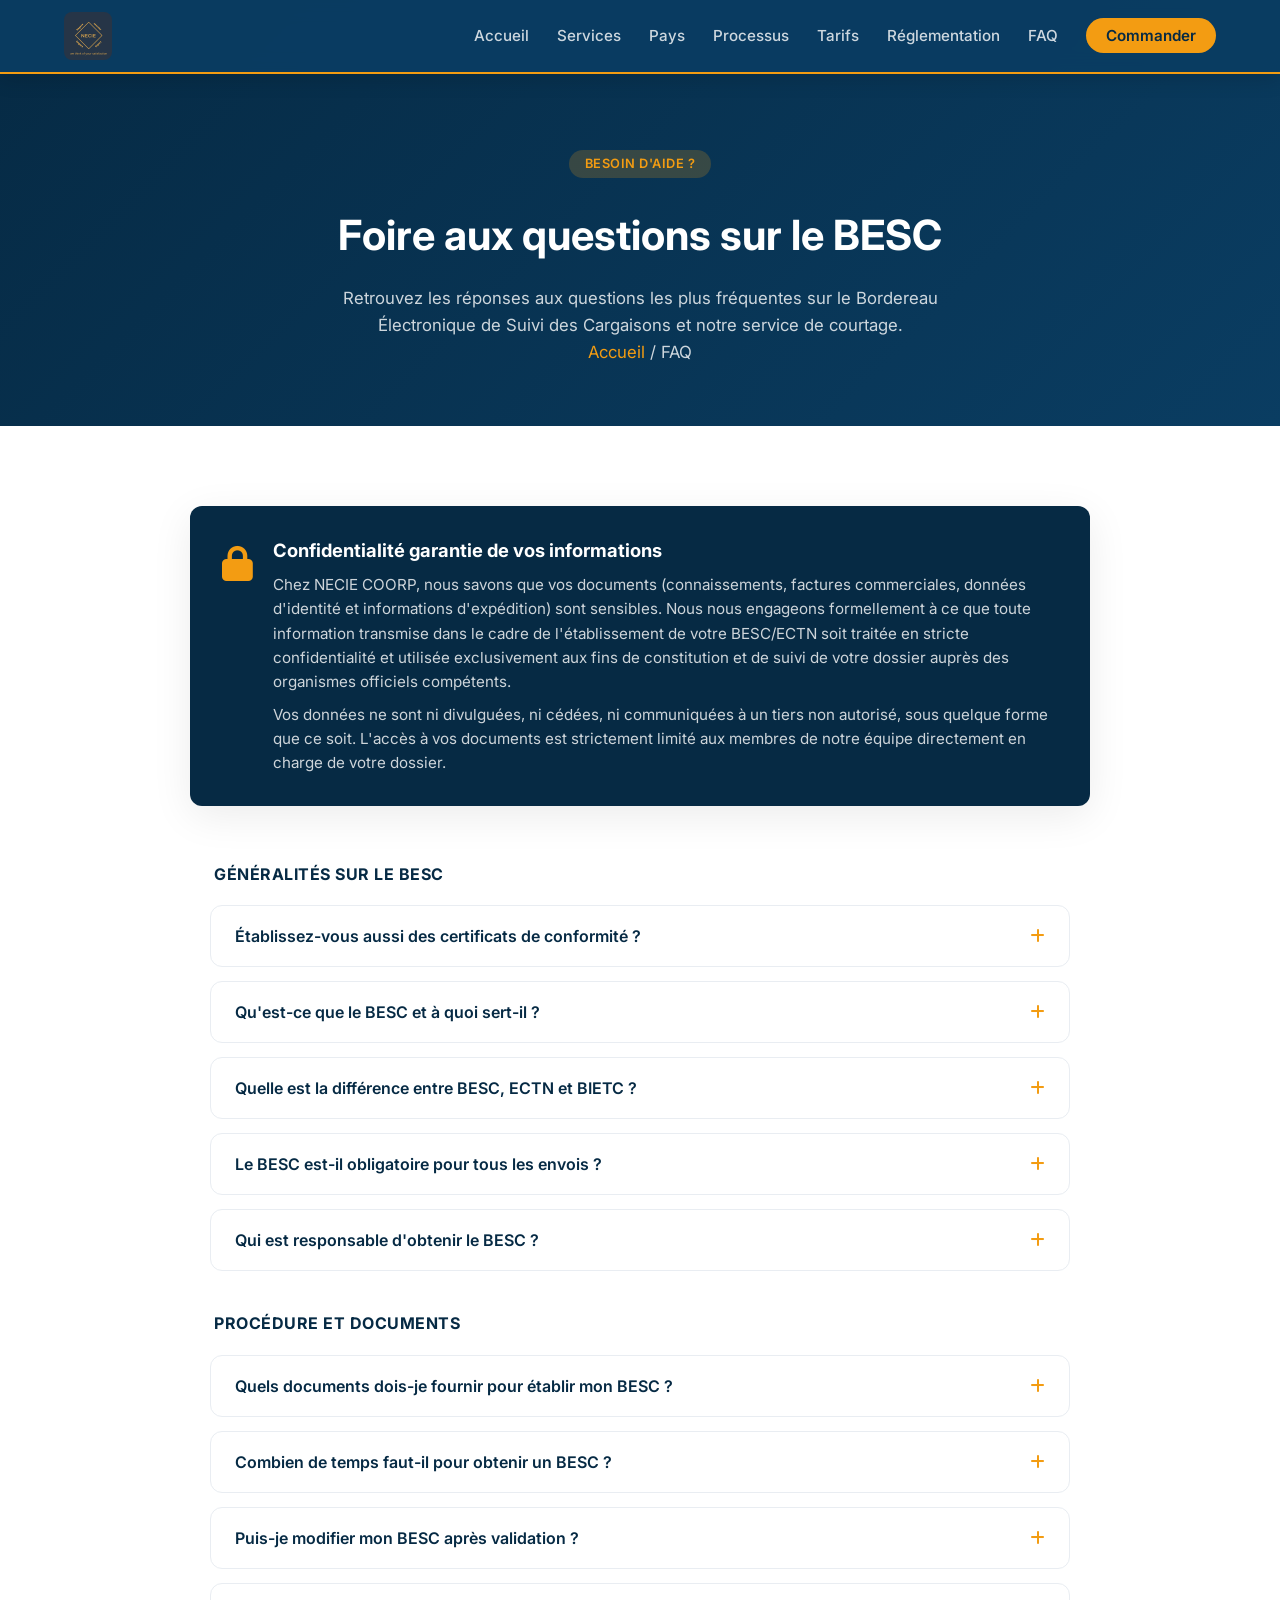
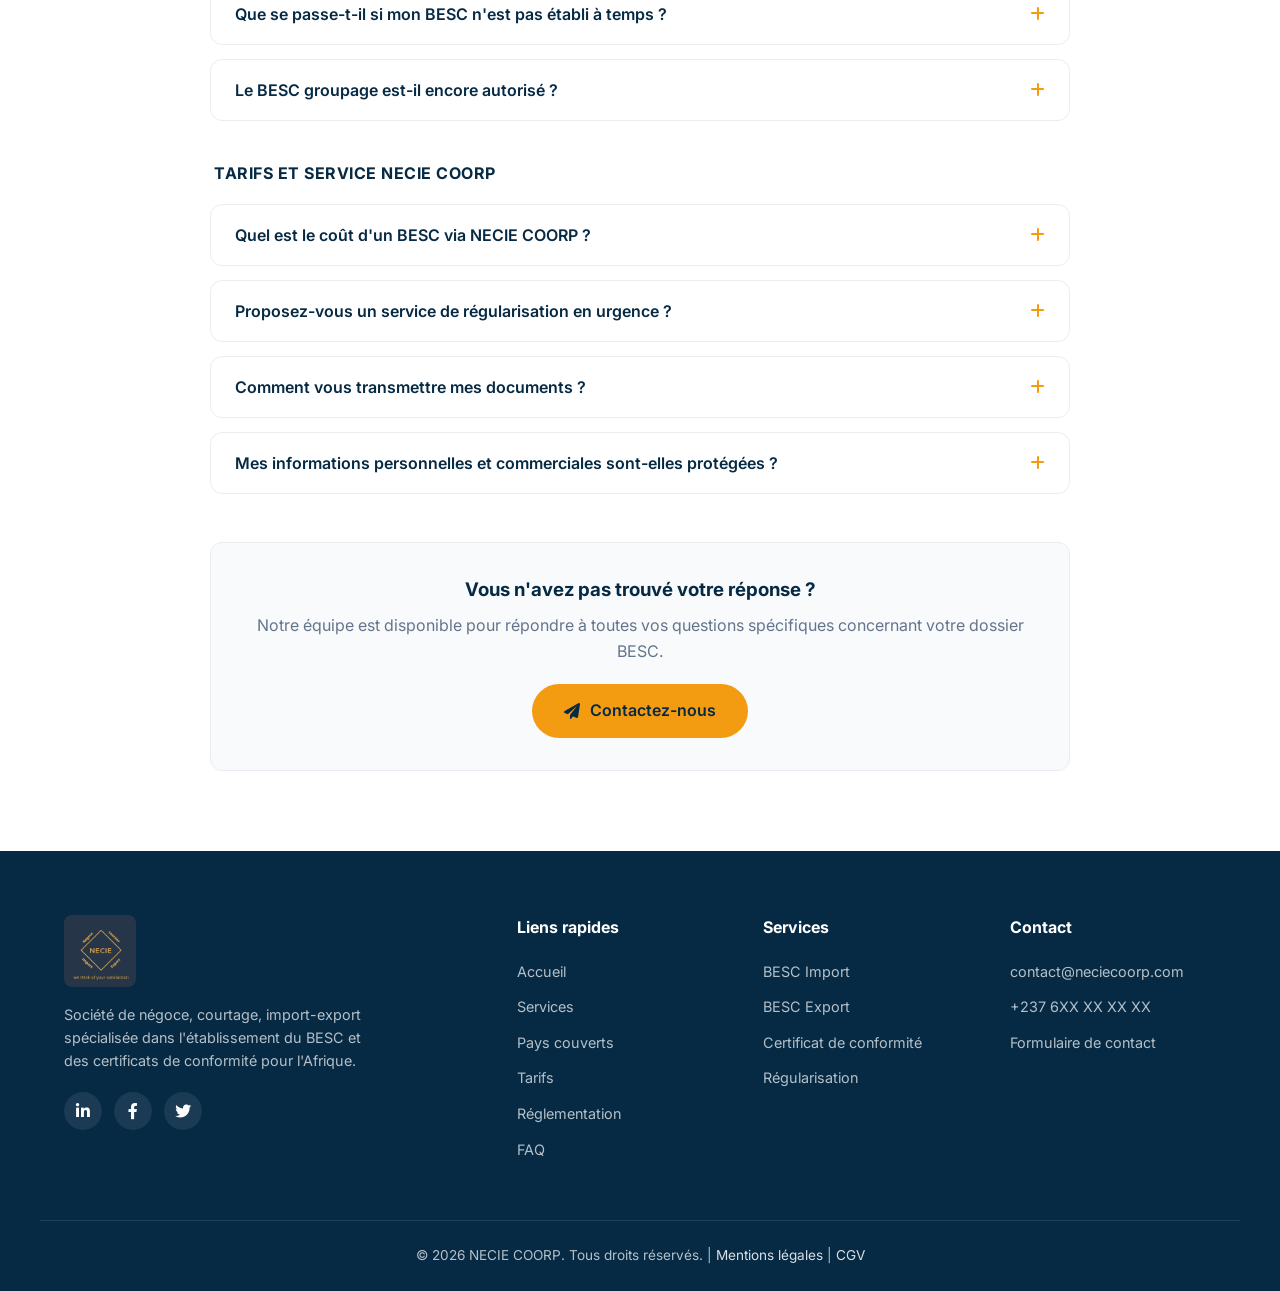
<file: faq.html>
<!DOCTYPE html>
<html lang="fr">
<head>
    <meta charset="UTF-8" />
    <meta name="viewport" content="width=device-width, initial-scale=1.0" />
    <title>FAQ - Questions fréquentes sur le BESC | NECIE COORP</title>
    <meta name="description" content="Toutes les réponses à vos questions sur le BESC/ECTN : procédure, délais, coûts, documents requis et confidentialité de vos données. FAQ NECIE COORP." />
    <link rel="stylesheet" href="style.css" />
    <link rel="preconnect" href="https://fonts.googleapis.com" />
    <link href="https://fonts.googleapis.com/css2?family=Inter:opsz,wght@14..32,400;14..32,500;14..32,600;14..32,700&display=swap" rel="stylesheet" />
    <!-- Font Awesome pour les icônes -->
    <link rel="stylesheet" href="https://cdnjs.cloudflare.com/ajax/libs/font-awesome/6.0.0-beta3/css/all.min.css" />
</head>
<body>

    <!-- ===== HEADER / NAVIGATION ===== -->
    <header class="header">
        <div class="container header-container">
            <div class="logo">
                <img src="[data-uri]" alt="NECIE - Négoce, courtage, import-export" class="logo-img" />
            </div>
            <nav class="nav" id="mainNav">
                <ul class="nav-list">
                    <li><a href="index.html#accueil" class="nav-link">Accueil</a></li>
                    <li><a href="index.html#services" class="nav-link">Services</a></li>
                    <li><a href="index.html#pays" class="nav-link">Pays</a></li>
                    <li><a href="index.html#process" class="nav-link">Processus</a></li>
                    <li><a href="index.html#tarifs" class="nav-link">Tarifs</a></li>
                    <li><a href="reglementation.html" class="nav-link">Réglementation</a></li>
                    <li><a href="faq.html" class="nav-link active">FAQ</a></li>
                    <li><a href="index.html#contact" class="nav-link btn-nav">Commander</a></li>
                </ul>
            </nav>
            <button class="menu-toggle" id="menuToggle" aria-label="Ouvrir le menu" aria-expanded="false">
                <i class="fas fa-bars"></i>
            </button>
        </div>
    </header>

    <!-- ===== BANNIÈRE DE PAGE ===== -->
    <section class="page-banner">
        <div class="container">
            <span class="section-tag">Besoin d'aide ?</span>
            <h1>Foire aux questions sur le BESC</h1>
            <p>Retrouvez les réponses aux questions les plus fréquentes sur le Bordereau Électronique de Suivi des Cargaisons et notre service de courtage.</p>
            <p class="breadcrumb"><a href="index.html">Accueil</a> / FAQ</p>
        </div>
    </section>

    <!-- ===== SECTION FAQ ===== -->
    <section class="faq-page">
        <div class="container">

            <!-- ===== NOTE DE CONFIDENTIALITÉ ===== -->
            <div class="confidentiality-note">
                <span class="conf-icon"><i class="fas fa-lock"></i></span>
                <div>
                    <h3>Confidentialité garantie de vos informations</h3>
                    <p>Chez NECIE COORP, nous savons que vos documents (connaissements, factures commerciales, données d'identité et informations d'expédition) sont sensibles. Nous nous engageons formellement à ce que toute information transmise dans le cadre de l'établissement de votre BESC/ECTN soit traitée en stricte confidentialité et utilisée exclusivement aux fins de constitution et de suivi de votre dossier auprès des organismes officiels compétents.</p>
                    <p>Vos données ne sont ni divulguées, ni cédées, ni communiquées à un tiers non autorisé, sous quelque forme que ce soit. L'accès à vos documents est strictement limité aux membres de notre équipe directement en charge de votre dossier.</p>
                </div>
            </div>

            <!-- ===== CATÉGORIE : GÉNÉRALITÉS ===== -->
            <h2 class="faq-category">Généralités sur le BESC</h2>
            <div class="faq-list">

                <div class="faq-item">
                    <button class="faq-question" aria-expanded="false">
                        Établissez-vous aussi des certificats de conformité ?
                        <span class="faq-icon"><i class="fas fa-plus"></i></span>
                    </button>
                    <div class="faq-answer">
                        <div class="faq-answer-inner">
                            Oui. En plus du BESC, NECIE COORP prend en charge l'établissement du certificat de conformité de vos marchandises pour le Cameroun, le Bénin, le Congo Brazzaville et le Gabon. Chaque pays ayant son propre organisme et sa propre procédure (l'ANOR pour le Cameroun, l'ANM pour le Bénin, COTECNA pour le Gabon et le Congo Brazzaville), nous adaptons le dossier à la destination. Choisissez « Certificat de conformité » dans le formulaire de commande : nous vous indiquons les documents à fournir et vous adressons un devis personnalisé. Le prix varie selon le pays, le type de marchandises et les quantités.
                        </div>
                    </div>
                </div>

                <div class="faq-item">
                    <button class="faq-question" aria-expanded="false">
                        Qu'est-ce que le BESC et à quoi sert-il ?
                        <span class="faq-icon"><i class="fas fa-plus"></i></span>
                    </button>
                    <div class="faq-answer">
                        <div class="faq-answer-inner">
                            Le BESC (Bordereau Électronique de Suivi des Cargaisons), aussi appelé ECTN à l'international, est un document douanier obligatoire qui permet aux autorités portuaires d'identifier, de tracer et de sécuriser les marchandises importées ou exportées par voie maritime. Il sert également d'outil statistique et de lutte contre la fraude douanière et la sous-évaluation des marchandises.
                        </div>
                    </div>
                </div>

                <div class="faq-item">
                    <button class="faq-question" aria-expanded="false">
                        Quelle est la différence entre BESC, ECTN et BIETC ?
                        <span class="faq-icon"><i class="fas fa-plus"></i></span>
                    </button>
                    <div class="faq-answer">
                        <div class="faq-answer-inner">
                            Ce sont des noms différents pour un document ayant la même fonction. « BESC » et « BSC » sont les appellations utilisées au Cameroun, au Bénin et au Congo. « ECTN » (Electronic Cargo Tracking Note) est l'appellation internationale en anglais. Le Gabon utilise une dénomination spécifique, le « BIETC » (Bordereau d'Identification Électronique et de Traçabilité des Cargaisons), qui remplit exactement le même rôle.
                        </div>
                    </div>
                </div>

                <div class="faq-item">
                    <button class="faq-question" aria-expanded="false">
                        Le BESC est-il obligatoire pour tous les envois ?
                        <span class="faq-icon"><i class="fas fa-plus"></i></span>
                    </button>
                    <div class="faq-answer">
                        <div class="faq-answer-inner">
                            Oui, dans les 4 pays que nous couvrons (Cameroun, Bénin, Congo Brazzaville, Gabon), le BESC/ECTN est obligatoire pour toute marchandise importée ou exportée par voie maritime, qu'il s'agisse de conteneurs, de marchandises en vrac, de véhicules ou de cargaisons conventionnelles. Certains pays l'exigent également pour le fret aérien ou les marchandises en transit. Consultez notre page <a href="reglementation.html" style="color: var(--accent); text-decoration: underline;">Réglementation</a> pour le détail par pays.
                        </div>
                    </div>
                </div>

                <div class="faq-item">
                    <button class="faq-question" aria-expanded="false">
                        Qui est responsable d'obtenir le BESC ?
                        <span class="faq-icon"><i class="fas fa-plus"></i></span>
                    </button>
                    <div class="faq-answer">
                        <div class="faq-answer-inner">
                            La responsabilité incombe généralement au chargeur ou à l'exportateur au port de chargement, qui doit s'assurer que le BESC est établi et validé avant le départ du navire. En pratique, cette démarche est souvent déléguée à un transitaire ou à une société de courtage comme NECIE COORP, qui se charge de la soumission et du suivi du dossier pour le compte du client.
                        </div>
                    </div>
                </div>

            </div>

            <!-- ===== CATÉGORIE : PROCÉDURE ===== -->
            <h2 class="faq-category">Procédure et documents</h2>
            <div class="faq-list">

                <div class="faq-item">
                    <button class="faq-question" aria-expanded="false">
                        Quels documents dois-je fournir pour établir mon BESC ?
                        <span class="faq-icon"><i class="fas fa-plus"></i></span>
                    </button>
                    <div class="faq-answer">
                        <div class="faq-answer-inner">
                            En général, il vous faudra fournir : le connaissement maritime (Bill of Lading), la facture commerciale, la facture de fret (si la facture commerciale est en FOB ou EXW), la liste de colisage, et selon le pays et le type de marchandise, des documents complémentaires comme le ticket de pesée pour les conteneurs, la carte grise pour les véhicules d'occasion, ou une déclaration d'exportation. Notre équipe vous précise la liste exacte selon votre pays de destination.
                        </div>
                    </div>
                </div>

                <div class="faq-item">
                    <button class="faq-question" aria-expanded="false">
                        Combien de temps faut-il pour obtenir un BESC ?
                        <span class="faq-icon"><i class="fas fa-plus"></i></span>
                    </button>
                    <div class="faq-answer">
                        <div class="faq-answer-inner">
                            Une fois votre dossier complet transmis, le délai de traitement est généralement de 24 à 72 heures selon le pays de destination. Le plus important est de respecter le délai réglementaire de soumission après le départ du navire (5 jours ouvrables dans la majorité des pays couverts), afin d'éviter toute pénalité de retard.
                        </div>
                    </div>
                </div>

                <div class="faq-item">
                    <button class="faq-question" aria-expanded="false">
                        Puis-je modifier mon BESC après validation ?
                        <span class="faq-icon"><i class="fas fa-plus"></i></span>
                    </button>
                    <div class="faq-answer">
                        <div class="faq-answer-inner">
                            Cela dépend du pays. Dans certains pays comme le Congo, aucune correction n'est possible après validation. Dans d'autres, une modification reste possible mais entraîne des frais additionnels (plafonnés par exemple à 100 € ou 20 % du prix initial du certificat au Bénin). Nous vous recommandons donc de nous transmettre des informations exactes et complètes dès la première soumission afin d'éviter tout frais ou retard.
                        </div>
                    </div>
                </div>

                <div class="faq-item">
                    <button class="faq-question" aria-expanded="false">
                        Que se passe-t-il si mon BESC n'est pas établi à temps ?
                        <span class="faq-icon"><i class="fas fa-plus"></i></span>
                    </button>
                    <div class="faq-answer">
                        <div class="faq-answer-inner">
                            L'absence de BESC valide au port de destination bloque le dédouanement de votre marchandise et entraîne des pénalités financières, généralement une majoration du prix du bordereau pouvant atteindre 50 % à 200 % selon le pays. Des frais de stationnement (démurrage) peuvent également s'accumuler tant que le dossier n'est pas régularisé. Notre service de régularisation urgente est justement conçu pour ces situations.
                        </div>
                    </div>
                </div>

                <div class="faq-item">
                    <button class="faq-question" aria-expanded="false">
                        Le BESC groupage est-il encore autorisé ?
                        <span class="faq-icon"><i class="fas fa-plus"></i></span>
                    </button>
                    <div class="faq-answer">
                        <div class="faq-answer-inner">
                            Au Cameroun, le BESC de groupage (un seul bordereau pour plusieurs expéditeurs) est proscrit depuis le 1er décembre 2024. Chaque entité du groupage doit désormais disposer de son propre sous-BESC individuel. Ce point mérite une vigilance particulière si vous expédiez en groupage : contactez-nous pour vérifier les modalités applicables à votre envoi.
                        </div>
                    </div>
                </div>

            </div>

            <!-- ===== CATÉGORIE : TARIFS ET SERVICE ===== -->
            <h2 class="faq-category">Tarifs et service NECIE COORP</h2>
            <div class="faq-list">

                <div class="faq-item">
                    <button class="faq-question" aria-expanded="false">
                        Quel est le coût d'un BESC via NECIE COORP ?
                        <span class="faq-icon"><i class="fas fa-plus"></i></span>
                    </button>
                    <div class="faq-answer">
                        <div class="faq-answer-inner">
                            Nos tarifs varient selon le pays de destination, le type de marchandise et le volume à traiter. À titre indicatif, nos honoraires démarrent à partir de 180 € pour le Bénin et 200 € pour le Cameroun, frais officiels inclus. Consultez notre <a href="index.html#tarifs" style="color: var(--accent); text-decoration: underline;">grille tarifaire</a> ou demandez un devis personnalisé via notre formulaire de contact.
                        </div>
                    </div>
                </div>

                <div class="faq-item">
                    <button class="faq-question" aria-expanded="false">
                        Proposez-vous un service de régularisation en urgence ?
                        <span class="faq-icon"><i class="fas fa-plus"></i></span>
                    </button>
                    <div class="faq-answer">
                        <div class="faq-answer-inner">
                            Oui. Si votre BESC n'a pas été établi à temps ou si votre marchandise est déjà bloquée au port de destination, notre équipe propose un accompagnement prioritaire pour régulariser votre dossier dans les meilleurs délais et limiter au maximum les pénalités et frais de stationnement.
                        </div>
                    </div>
                </div>

                <div class="faq-item">
                    <button class="faq-question" aria-expanded="false">
                        Comment vous transmettre mes documents ?
                        <span class="faq-icon"><i class="fas fa-plus"></i></span>
                    </button>
                    <div class="faq-answer">
                        <div class="faq-answer-inner">
                            Vous pouvez nous transmettre vos documents via notre formulaire de contact en ligne, ou directement par email à contact@neciecoorp.com. Un conseiller dédié vérifie la conformité de votre dossier avant de le soumettre aux autorités compétentes du pays concerné.
                        </div>
                    </div>
                </div>

                <div class="faq-item">
                    <button class="faq-question" aria-expanded="false">
                        Mes informations personnelles et commerciales sont-elles protégées ?
                        <span class="faq-icon"><i class="fas fa-plus"></i></span>
                    </button>
                    <div class="faq-answer">
                        <div class="faq-answer-inner">
                            Oui, absolument. Comme précisé en haut de cette page, NECIE COORP garantit la stricte confidentialité de toutes les informations et documents que vous nous transmettez. Ils sont utilisés uniquement dans le cadre du traitement de votre dossier BESC/ECTN et ne sont jamais partagés avec des tiers non autorisés.
                        </div>
                    </div>
                </div>

            </div>

            <!-- ===== CTA FINAL ===== -->
            <div class="faq-cta">
                <h3>Vous n'avez pas trouvé votre réponse ?</h3>
                <p>Notre équipe est disponible pour répondre à toutes vos questions spécifiques concernant votre dossier BESC.</p>
                <a href="index.html#contact" class="btn btn-primary"><i class="fas fa-paper-plane"></i> Contactez-nous</a>
            </div>

        </div>
    </section>

    <!-- ===== FOOTER ===== -->
    <footer class="footer">
        <div class="container footer-container">
            <div class="footer-about">
                <div class="logo">
                    <img src="[data-uri]" alt="NECIE - Négoce, courtage, import-export" class="logo-img" />
                </div>
                <p>Société de négoce, courtage, import-export spécialisée dans l'établissement du BESC et des certificats de conformité pour l'Afrique.</p>
                <div class="footer-social">
                    <a href="#" aria-label="LinkedIn"><i class="fab fa-linkedin-in"></i></a>
                    <a href="#" aria-label="Facebook"><i class="fab fa-facebook-f"></i></a>
                    <a href="#" aria-label="Twitter"><i class="fab fa-twitter"></i></a>
                </div>
            </div>
            <div class="footer-links">
                <h4>Liens rapides</h4>
                <ul>
                    <li><a href="index.html#accueil">Accueil</a></li>
                    <li><a href="index.html#services">Services</a></li>
                    <li><a href="index.html#pays">Pays couverts</a></li>
                    <li><a href="index.html#tarifs">Tarifs</a></li>
                    <li><a href="reglementation.html">Réglementation</a></li>
                    <li><a href="faq.html">FAQ</a></li>
                </ul>
            </div>
            <div class="footer-links">
                <h4>Services</h4>
                <ul>
                    <li><a href="index.html#services">BESC Import</a></li>
                    <li><a href="index.html#services">BESC Export</a></li>
                    <li><a href="index.html#services">Certificat de conformité</a></li>
                    <li><a href="index.html#services">Régularisation</a></li>
                </ul>
            </div>
            <div class="footer-links">
                <h4>Contact</h4>
                <ul>
                    <li><a href="mailto:contact@neciecoorp.com">contact@neciecoorp.com</a></li>
                    <li><a href="tel:+237600000000">+237 6XX XX XX XX</a></li>
                    <li><a href="index.html#contact">Formulaire de contact</a></li>
                </ul>
            </div>
        </div>
        <div class="footer-bottom">
            <div class="container">
                <p>&copy; 2026 NECIE COORP. Tous droits réservés. | <a href="#">Mentions légales</a> | <a href="#">CGV</a></p>
            </div>
        </div>
    </footer>

    <!-- ===== SCRIPT ===== -->
    <script src="script.js"></script>
</body>
</html>
</file>
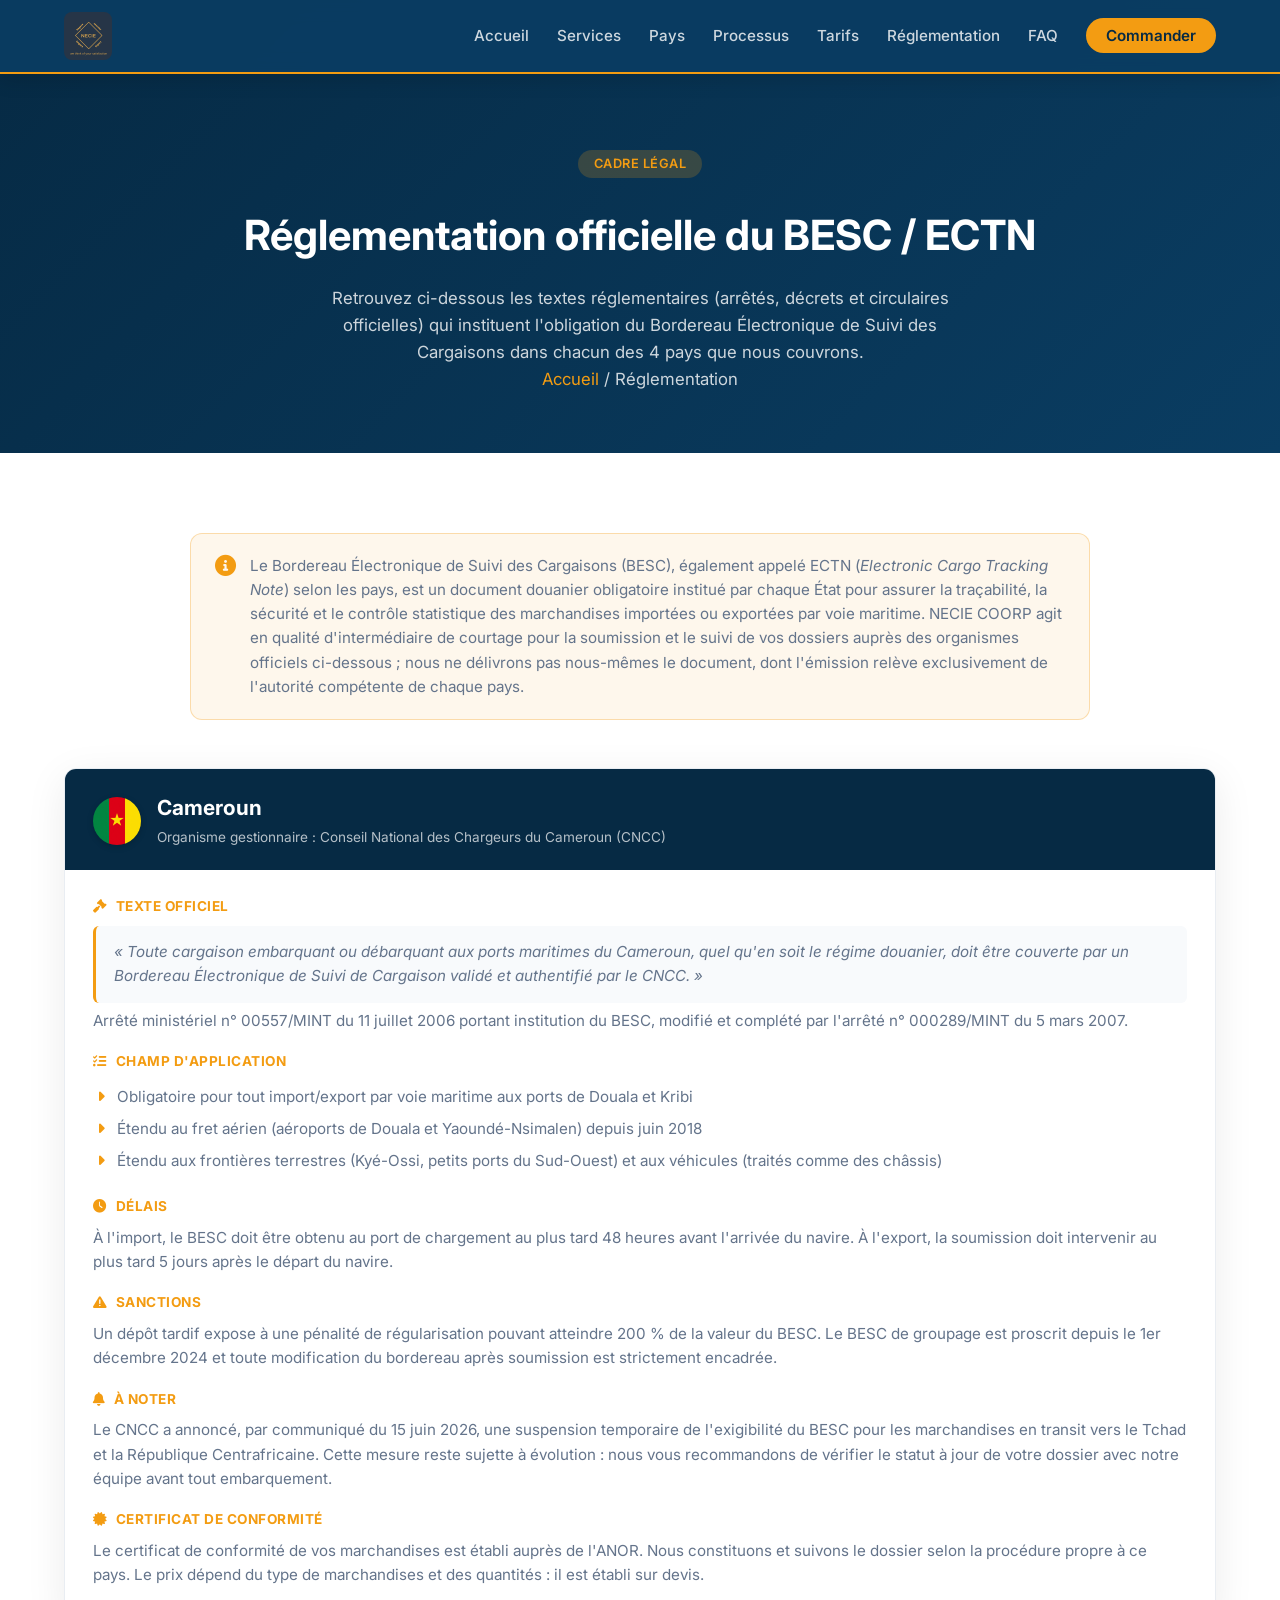
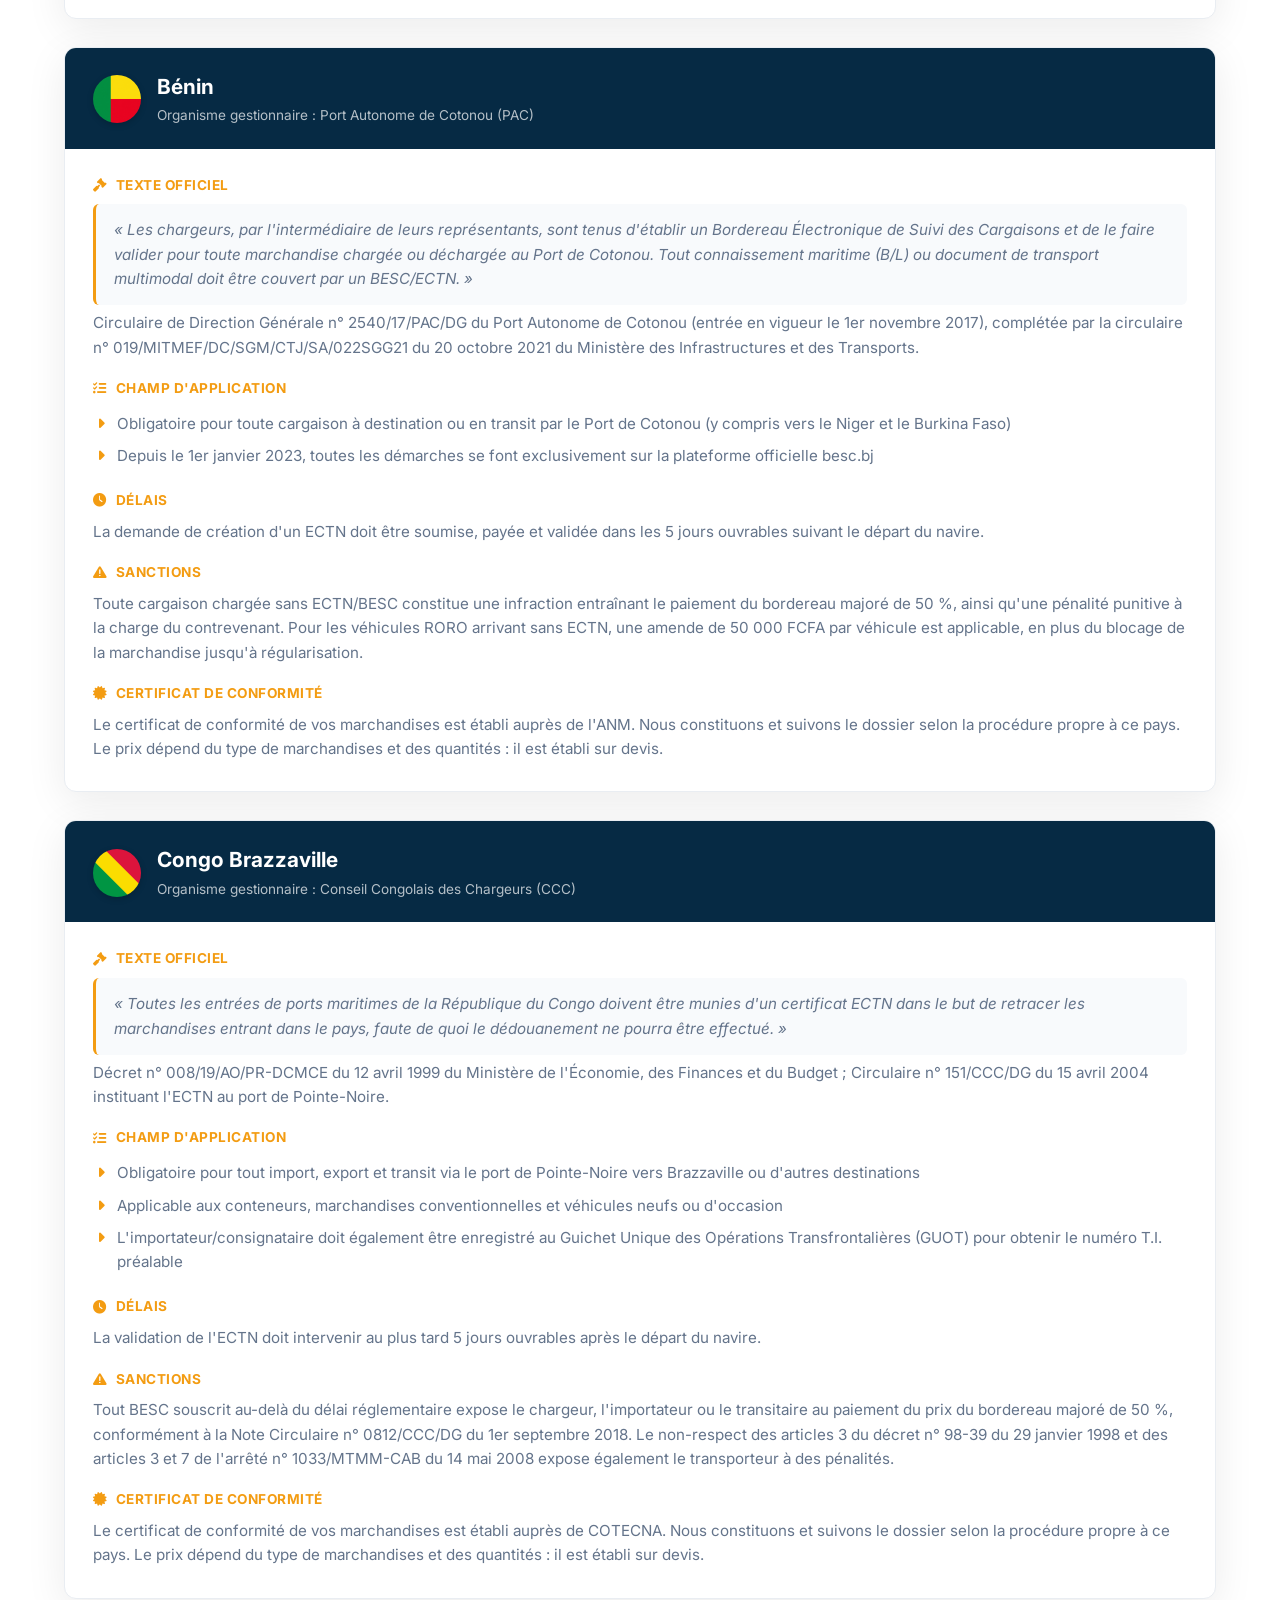
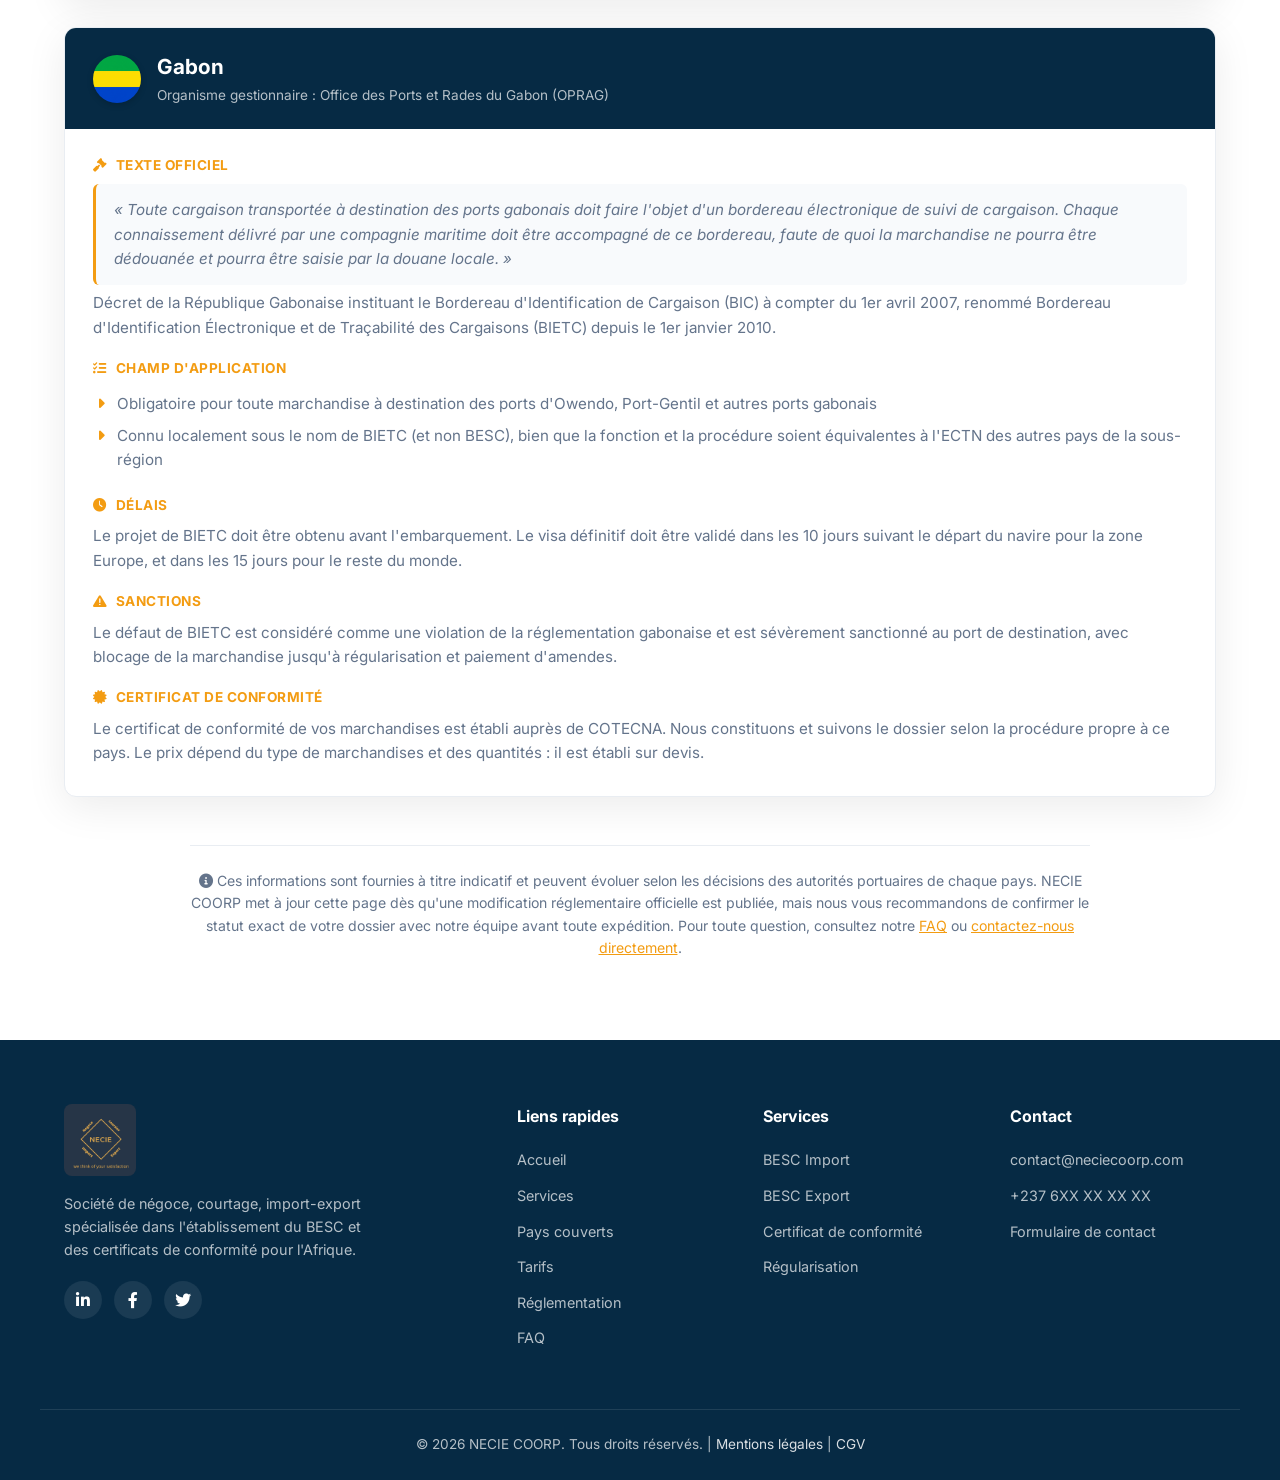
<file: reglementation.html>
<!DOCTYPE html>
<html lang="fr">
<head>
    <meta charset="UTF-8" />
    <meta name="viewport" content="width=device-width, initial-scale=1.0" />
    <title>Réglementation BESC/ECTN - Cameroun, Bénin, Congo, Gabon | NECIE COORP</title>
    <meta name="description" content="Consultez les textes réglementaires officiels instituant le BESC/ECTN au Cameroun, au Bénin, au Congo Brazzaville et au Gabon : arrêtés, décrets, organismes gestionnaires et sanctions applicables." />
    <link rel="stylesheet" href="style.css" />
    <link rel="preconnect" href="https://fonts.googleapis.com" />
    <link href="https://fonts.googleapis.com/css2?family=Inter:opsz,wght@14..32,400;14..32,500;14..32,600;14..32,700&display=swap" rel="stylesheet" />
    <!-- Font Awesome pour les icônes -->
    <link rel="stylesheet" href="https://cdnjs.cloudflare.com/ajax/libs/font-awesome/6.0.0-beta3/css/all.min.css" />
</head>
<body>

    <!-- ===== HEADER / NAVIGATION ===== -->
    <header class="header">
        <div class="container header-container">
            <div class="logo">
                <img src="[data-uri]" alt="NECIE - Négoce, courtage, import-export" class="logo-img" />
            </div>
            <nav class="nav" id="mainNav">
                <ul class="nav-list">
                    <li><a href="index.html#accueil" class="nav-link">Accueil</a></li>
                    <li><a href="index.html#services" class="nav-link">Services</a></li>
                    <li><a href="index.html#pays" class="nav-link">Pays</a></li>
                    <li><a href="index.html#process" class="nav-link">Processus</a></li>
                    <li><a href="index.html#tarifs" class="nav-link">Tarifs</a></li>
                    <li><a href="reglementation.html" class="nav-link active">Réglementation</a></li>
                    <li><a href="faq.html" class="nav-link">FAQ</a></li>
                    <li><a href="index.html#contact" class="nav-link btn-nav">Commander</a></li>
                </ul>
            </nav>
            <button class="menu-toggle" id="menuToggle" aria-label="Ouvrir le menu" aria-expanded="false">
                <i class="fas fa-bars"></i>
            </button>
        </div>
    </header>

    <!-- ===== BANNIÈRE DE PAGE ===== -->
    <section class="page-banner">
        <div class="container">
            <span class="section-tag">Cadre légal</span>
            <h1>Réglementation officielle du BESC / ECTN</h1>
            <p>Retrouvez ci-dessous les textes réglementaires (arrêtés, décrets et circulaires officielles) qui instituent l'obligation du Bordereau Électronique de Suivi des Cargaisons dans chacun des 4 pays que nous couvrons.</p>
            <p class="breadcrumb"><a href="index.html">Accueil</a> / Réglementation</p>
        </div>
    </section>

    <!-- ===== SECTION RÉGLEMENTATION ===== -->
    <section class="reglementation">
        <div class="container">

            <div class="reg-intro-note">
                <i class="fas fa-circle-info"></i>
                <p>
                    Le Bordereau Électronique de Suivi des Cargaisons (BESC), également appelé ECTN (<em>Electronic Cargo Tracking Note</em>) selon les pays, est un document douanier obligatoire institué par chaque État pour assurer la traçabilité, la sécurité et le contrôle statistique des marchandises importées ou exportées par voie maritime. NECIE COORP agit en qualité d'intermédiaire de courtage pour la soumission et le suivi de vos dossiers auprès des organismes officiels ci-dessous ; nous ne délivrons pas nous-mêmes le document, dont l'émission relève exclusivement de l'autorité compétente de chaque pays.
                </p>
            </div>

            <div class="reg-countries">

                <!-- ===== CAMEROUN ===== -->
                <div class="reg-card">
                    <div class="reg-card-header">
                        <span class="reg-flag"><img src="[data-uri]" alt="Drapeau Cameroun" loading="lazy" /></span>
                        <div>
                            <h3>Cameroun</h3>
                            <span>Organisme gestionnaire : Conseil National des Chargeurs du Cameroun (CNCC)</span>
                        </div>
                    </div>
                    <div class="reg-card-body">
                        <div class="reg-block">
                            <h4><i class="fas fa-gavel"></i> Texte officiel</h4>
                            <p class="reg-text-officiel">
                                « Toute cargaison embarquant ou débarquant aux ports maritimes du Cameroun, quel qu'en soit le régime douanier, doit être couverte par un Bordereau Électronique de Suivi de Cargaison validé et authentifié par le CNCC. »
                            </p>
                            <p class="reg-source">Arrêté ministériel n° 00557/MINT du 11 juillet 2006 portant institution du BESC, modifié et complété par l'arrêté n° 000289/MINT du 5 mars 2007.</p>
                        </div>
                        <div class="reg-block">
                            <h4><i class="fas fa-list-check"></i> Champ d'application</h4>
                            <ul>
                                <li>Obligatoire pour tout import/export par voie maritime aux ports de Douala et Kribi</li>
                                <li>Étendu au fret aérien (aéroports de Douala et Yaoundé-Nsimalen) depuis juin 2018</li>
                                <li>Étendu aux frontières terrestres (Kyé-Ossi, petits ports du Sud-Ouest) et aux véhicules (traités comme des châssis)</li>
                            </ul>
                        </div>
                        <div class="reg-block">
                            <h4><i class="fas fa-clock"></i> Délais</h4>
                            <p>À l'import, le BESC doit être obtenu au port de chargement au plus tard 48 heures avant l'arrivée du navire. À l'export, la soumission doit intervenir au plus tard 5 jours après le départ du navire.</p>
                        </div>
                        <div class="reg-block">
                            <h4><i class="fas fa-triangle-exclamation"></i> Sanctions</h4>
                            <p>Un dépôt tardif expose à une pénalité de régularisation pouvant atteindre 200 % de la valeur du BESC. Le BESC de groupage est proscrit depuis le 1er décembre 2024 et toute modification du bordereau après soumission est strictement encadrée.</p>
                        </div>
                        <div class="reg-block">
                            <h4><i class="fas fa-bell"></i> À noter</h4>
                            <p>Le CNCC a annoncé, par communiqué du 15 juin 2026, une suspension temporaire de l'exigibilité du BESC pour les marchandises en transit vers le Tchad et la République Centrafricaine. Cette mesure reste sujette à évolution : nous vous recommandons de vérifier le statut à jour de votre dossier avec notre équipe avant tout embarquement.</p>
                        </div>
                        <div class="reg-block">
                            <h4><i class="fas fa-certificate"></i> Certificat de conformité</h4>
                            <p>Le certificat de conformité de vos marchandises est établi auprès de l'ANOR. Nous constituons et suivons le dossier selon la procédure propre à ce pays. Le prix dépend du type de marchandises et des quantités : il est établi sur devis.</p>
                        </div>
                    </div>
                </div>

                <!-- ===== BÉNIN ===== -->
                <div class="reg-card">
                    <div class="reg-card-header">
                        <span class="reg-flag"><img src="[data-uri]" alt="Drapeau Bénin" loading="lazy" /></span>
                        <div>
                            <h3>Bénin</h3>
                            <span>Organisme gestionnaire : Port Autonome de Cotonou (PAC)</span>
                        </div>
                    </div>
                    <div class="reg-card-body">
                        <div class="reg-block">
                            <h4><i class="fas fa-gavel"></i> Texte officiel</h4>
                            <p class="reg-text-officiel">
                                « Les chargeurs, par l'intermédiaire de leurs représentants, sont tenus d'établir un Bordereau Électronique de Suivi des Cargaisons et de le faire valider pour toute marchandise chargée ou déchargée au Port de Cotonou. Tout connaissement maritime (B/L) ou document de transport multimodal doit être couvert par un BESC/ECTN. »
                            </p>
                            <p class="reg-source">Circulaire de Direction Générale n° 2540/17/PAC/DG du Port Autonome de Cotonou (entrée en vigueur le 1er novembre 2017), complétée par la circulaire n° 019/MITMEF/DC/SGM/CTJ/SA/022SGG21 du 20 octobre 2021 du Ministère des Infrastructures et des Transports.</p>
                        </div>
                        <div class="reg-block">
                            <h4><i class="fas fa-list-check"></i> Champ d'application</h4>
                            <ul>
                                <li>Obligatoire pour toute cargaison à destination ou en transit par le Port de Cotonou (y compris vers le Niger et le Burkina Faso)</li>
                                <li>Depuis le 1er janvier 2023, toutes les démarches se font exclusivement sur la plateforme officielle besc.bj</li>
                            </ul>
                        </div>
                        <div class="reg-block">
                            <h4><i class="fas fa-clock"></i> Délais</h4>
                            <p>La demande de création d'un ECTN doit être soumise, payée et validée dans les 5 jours ouvrables suivant le départ du navire.</p>
                        </div>
                        <div class="reg-block">
                            <h4><i class="fas fa-triangle-exclamation"></i> Sanctions</h4>
                            <p>Toute cargaison chargée sans ECTN/BESC constitue une infraction entraînant le paiement du bordereau majoré de 50 %, ainsi qu'une pénalité punitive à la charge du contrevenant. Pour les véhicules RORO arrivant sans ECTN, une amende de 50 000 FCFA par véhicule est applicable, en plus du blocage de la marchandise jusqu'à régularisation.</p>
                        </div>
                        <div class="reg-block">
                            <h4><i class="fas fa-certificate"></i> Certificat de conformité</h4>
                            <p>Le certificat de conformité de vos marchandises est établi auprès de l'ANM. Nous constituons et suivons le dossier selon la procédure propre à ce pays. Le prix dépend du type de marchandises et des quantités : il est établi sur devis.</p>
                        </div>
                    </div>
                </div>

                <!-- ===== CONGO BRAZZAVILLE ===== -->
                <div class="reg-card">
                    <div class="reg-card-header">
                        <span class="reg-flag"><img src="[data-uri]" alt="Drapeau Congo Brazzaville" loading="lazy" /></span>
                        <div>
                            <h3>Congo Brazzaville</h3>
                            <span>Organisme gestionnaire : Conseil Congolais des Chargeurs (CCC)</span>
                        </div>
                    </div>
                    <div class="reg-card-body">
                        <div class="reg-block">
                            <h4><i class="fas fa-gavel"></i> Texte officiel</h4>
                            <p class="reg-text-officiel">
                                « Toutes les entrées de ports maritimes de la République du Congo doivent être munies d'un certificat ECTN dans le but de retracer les marchandises entrant dans le pays, faute de quoi le dédouanement ne pourra être effectué. »
                            </p>
                            <p class="reg-source">Décret n° 008/19/AO/PR-DCMCE du 12 avril 1999 du Ministère de l'Économie, des Finances et du Budget ; Circulaire n° 151/CCC/DG du 15 avril 2004 instituant l'ECTN au port de Pointe-Noire.</p>
                        </div>
                        <div class="reg-block">
                            <h4><i class="fas fa-list-check"></i> Champ d'application</h4>
                            <ul>
                                <li>Obligatoire pour tout import, export et transit via le port de Pointe-Noire vers Brazzaville ou d'autres destinations</li>
                                <li>Applicable aux conteneurs, marchandises conventionnelles et véhicules neufs ou d'occasion</li>
                                <li>L'importateur/consignataire doit également être enregistré au Guichet Unique des Opérations Transfrontalières (GUOT) pour obtenir le numéro T.I. préalable</li>
                            </ul>
                        </div>
                        <div class="reg-block">
                            <h4><i class="fas fa-clock"></i> Délais</h4>
                            <p>La validation de l'ECTN doit intervenir au plus tard 5 jours ouvrables après le départ du navire.</p>
                        </div>
                        <div class="reg-block">
                            <h4><i class="fas fa-triangle-exclamation"></i> Sanctions</h4>
                            <p>Tout BESC souscrit au-delà du délai réglementaire expose le chargeur, l'importateur ou le transitaire au paiement du prix du bordereau majoré de 50 %, conformément à la Note Circulaire n° 0812/CCC/DG du 1er septembre 2018. Le non-respect des articles 3 du décret n° 98-39 du 29 janvier 1998 et des articles 3 et 7 de l'arrêté n° 1033/MTMM-CAB du 14 mai 2008 expose également le transporteur à des pénalités.</p>
                        </div>
                        <div class="reg-block">
                            <h4><i class="fas fa-certificate"></i> Certificat de conformité</h4>
                            <p>Le certificat de conformité de vos marchandises est établi auprès de COTECNA. Nous constituons et suivons le dossier selon la procédure propre à ce pays. Le prix dépend du type de marchandises et des quantités : il est établi sur devis.</p>
                        </div>
                    </div>
                </div>

                <!-- ===== GABON ===== -->
                <div class="reg-card">
                    <div class="reg-card-header">
                        <span class="reg-flag"><img src="[data-uri]" alt="Drapeau Gabon" loading="lazy" /></span>
                        <div>
                            <h3>Gabon</h3>
                            <span>Organisme gestionnaire : Office des Ports et Rades du Gabon (OPRAG)</span>
                        </div>
                    </div>
                    <div class="reg-card-body">
                        <div class="reg-block">
                            <h4><i class="fas fa-gavel"></i> Texte officiel</h4>
                            <p class="reg-text-officiel">
                                « Toute cargaison transportée à destination des ports gabonais doit faire l'objet d'un bordereau électronique de suivi de cargaison. Chaque connaissement délivré par une compagnie maritime doit être accompagné de ce bordereau, faute de quoi la marchandise ne pourra être dédouanée et pourra être saisie par la douane locale. »
                            </p>
                            <p class="reg-source">Décret de la République Gabonaise instituant le Bordereau d'Identification de Cargaison (BIC) à compter du 1er avril 2007, renommé Bordereau d'Identification Électronique et de Traçabilité des Cargaisons (BIETC) depuis le 1er janvier 2010.</p>
                        </div>
                        <div class="reg-block">
                            <h4><i class="fas fa-list-check"></i> Champ d'application</h4>
                            <ul>
                                <li>Obligatoire pour toute marchandise à destination des ports d'Owendo, Port-Gentil et autres ports gabonais</li>
                                <li>Connu localement sous le nom de BIETC (et non BESC), bien que la fonction et la procédure soient équivalentes à l'ECTN des autres pays de la sous-région</li>
                            </ul>
                        </div>
                        <div class="reg-block">
                            <h4><i class="fas fa-clock"></i> Délais</h4>
                            <p>Le projet de BIETC doit être obtenu avant l'embarquement. Le visa définitif doit être validé dans les 10 jours suivant le départ du navire pour la zone Europe, et dans les 15 jours pour le reste du monde.</p>
                        </div>
                        <div class="reg-block">
                            <h4><i class="fas fa-triangle-exclamation"></i> Sanctions</h4>
                            <p>Le défaut de BIETC est considéré comme une violation de la réglementation gabonaise et est sévèrement sanctionné au port de destination, avec blocage de la marchandise jusqu'à régularisation et paiement d'amendes.</p>
                        </div>
                        <div class="reg-block">
                            <h4><i class="fas fa-certificate"></i> Certificat de conformité</h4>
                            <p>Le certificat de conformité de vos marchandises est établi auprès de COTECNA. Nous constituons et suivons le dossier selon la procédure propre à ce pays. Le prix dépend du type de marchandises et des quantités : il est établi sur devis.</p>
                        </div>
                    </div>
                </div>

            </div>

            <p class="reg-disclaimer">
                <i class="fas fa-info-circle"></i> Ces informations sont fournies à titre indicatif et peuvent évoluer selon les décisions des autorités portuaires de chaque pays. NECIE COORP met à jour cette page dès qu'une modification réglementaire officielle est publiée, mais nous vous recommandons de confirmer le statut exact de votre dossier avec notre équipe avant toute expédition. Pour toute question, consultez notre <a href="faq.html" style="color: var(--secondary); text-decoration: underline;">FAQ</a> ou <a href="index.html#contact" style="color: var(--secondary); text-decoration: underline;">contactez-nous directement</a>.
            </p>

        </div>
    </section>

    <!-- ===== FOOTER ===== -->
    <footer class="footer">
        <div class="container footer-container">
            <div class="footer-about">
                <div class="logo">
                    <img src="[data-uri]" alt="NECIE - Négoce, courtage, import-export" class="logo-img" />
                </div>
                <p>Société de négoce, courtage, import-export spécialisée dans l'établissement du BESC et des certificats de conformité pour l'Afrique.</p>
                <div class="footer-social">
                    <a href="#" aria-label="LinkedIn"><i class="fab fa-linkedin-in"></i></a>
                    <a href="#" aria-label="Facebook"><i class="fab fa-facebook-f"></i></a>
                    <a href="#" aria-label="Twitter"><i class="fab fa-twitter"></i></a>
                </div>
            </div>
            <div class="footer-links">
                <h4>Liens rapides</h4>
                <ul>
                    <li><a href="index.html#accueil">Accueil</a></li>
                    <li><a href="index.html#services">Services</a></li>
                    <li><a href="index.html#pays">Pays couverts</a></li>
                    <li><a href="index.html#tarifs">Tarifs</a></li>
                    <li><a href="reglementation.html">Réglementation</a></li>
                    <li><a href="faq.html">FAQ</a></li>
                </ul>
            </div>
            <div class="footer-links">
                <h4>Services</h4>
                <ul>
                    <li><a href="index.html#services">BESC Import</a></li>
                    <li><a href="index.html#services">BESC Export</a></li>
                    <li><a href="index.html#services">Certificat de conformité</a></li>
                    <li><a href="index.html#services">Régularisation</a></li>
                </ul>
            </div>
            <div class="footer-links">
                <h4>Contact</h4>
                <ul>
                    <li><a href="mailto:contact@neciecoorp.com">contact@neciecoorp.com</a></li>
                    <li><a href="tel:+237600000000">+237 6XX XX XX XX</a></li>
                    <li><a href="index.html#contact">Formulaire de contact</a></li>
                </ul>
            </div>
        </div>
        <div class="footer-bottom">
            <div class="container">
                <p>&copy; 2026 NECIE COORP. Tous droits réservés. | <a href="#">Mentions légales</a> | <a href="#">CGV</a></p>
            </div>
        </div>
    </footer>

    <!-- ===== SCRIPT ===== -->
    <script src="script.js"></script>
</body>
</html>
</file>
<file: style.css>
/* ===== RESET & BASE ===== */
* {
    margin: 0;
    padding: 0;
    box-sizing: border-box;
}

html {
    scroll-behavior: smooth;
}

body {
    font-family: 'Inter', sans-serif;
    color: #1e293b;
    line-height: 1.6;
    background-color: #f8fafc;
}

a {
    text-decoration: none;
    color: inherit;
}

ul {
    list-style: none;
}

img {
    max-width: 100%;
    height: auto;
    display: block;
}

button {
    font-family: inherit;
}

.container {
    max-width: 1200px;
    margin: 0 auto;
    padding: 0 24px;
}

/* Respect des préférences de mouvement réduit */
@media (prefers-reduced-motion: reduce) {
    *, *::before, *::after {
        animation-duration: 0.01ms !important;
        animation-iteration-count: 1 !important;
        transition-duration: 0.01ms !important;
        scroll-behavior: auto !important;
    }
}

/* Focus clavier visible */
a:focus-visible,
button:focus-visible,
input:focus-visible,
select:focus-visible,
textarea:focus-visible {
    outline: 3px solid var(--secondary);
    outline-offset: 2px;
}

/* ===== COULEURS ===== */
:root {
    --primary: #0a3d62;
    --primary-light: #1e5a7e;
    --primary-dark: #062a44;
    --secondary: #f39c12;
    --secondary-light: #f1c40f;
    --accent: #e67e22;
    --text-light: #f1f5f9;
    --text-muted: #64748b;
    --bg-card: #ffffff;
    --shadow: 0 10px 40px rgba(0, 0, 0, 0.08);
    --radius: 12px;
    --transition: 0.3s ease;
}

/* ===== HEADER ===== */
.header {
    position: fixed;
    top: 0;
    left: 0;
    width: 100%;
    background: rgba(10, 61, 98, 0.95);
    backdrop-filter: blur(10px);
    z-index: 1000;
    padding: 12px 0;
    border-bottom: 2px solid var(--secondary);
    box-shadow: 0 4px 20px rgba(0, 0, 0, 0.15);
}

.header-container {
    display: flex;
    justify-content: space-between;
    align-items: center;
}

.logo {
    display: flex;
    align-items: center;
    gap: 10px;
    font-size: 1.5rem;
    font-weight: 700;
    color: #fff;
}

.logo-img {
    height: 48px;
    width: 48px;
    object-fit: contain;
    border-radius: 8px;
    display: block;
}

.footer .logo-img {
    height: 72px;
    width: 72px;
}

.logo-icon {
    font-size: 1.8rem;
    color: var(--secondary);
}

.logo-highlight {
    color: var(--secondary);
}

.nav-list {
    display: flex;
    gap: 28px;
    align-items: center;
}

.nav-link {
    color: rgba(255, 255, 255, 0.8);
    font-weight: 500;
    font-size: 0.95rem;
    padding: 6px 0;
    border-bottom: 2px solid transparent;
    transition: var(--transition);
}

.nav-link:hover,
.nav-link.active {
    color: #fff;
    border-bottom-color: var(--secondary);
}

.btn-nav {
    background: var(--secondary);
    color: var(--primary-dark);
    padding: 8px 20px;
    border-radius: 50px;
    font-weight: 600;
    border-bottom: none !important;
}

.btn-nav:hover {
    background: var(--secondary-light);
    color: var(--primary-dark);
    border-bottom: none !important;
}

.menu-toggle {
    display: none;
    background: none;
    border: none;
    color: #fff;
    font-size: 1.6rem;
    cursor: pointer;
}

/* ===== BOUTONS ===== */
.btn {
    display: inline-flex;
    align-items: center;
    gap: 10px;
    padding: 14px 32px;
    border-radius: 50px;
    font-weight: 600;
    font-size: 1rem;
    border: none;
    cursor: pointer;
    transition: var(--transition);
    text-align: center;
}

.btn-primary {
    background: var(--secondary);
    color: var(--primary-dark);
}

.btn-primary:hover {
    background: var(--secondary-light);
    transform: translateY(-2px);
    box-shadow: 0 8px 25px rgba(243, 156, 18, 0.35);
}

.btn-outline {
    background: transparent;
    color: #fff;
    border: 2px solid rgba(255, 255, 255, 0.4);
}

.btn-outline:hover {
    background: rgba(255, 255, 255, 0.1);
    border-color: #fff;
}

/* Variante btn-outline utilisée sur fond clair (cartes tarifs) */
.tarifs .btn-outline {
    color: var(--primary-dark);
    border-color: var(--primary-dark);
}

.tarifs .btn-outline:hover {
    background: var(--primary-dark);
    color: #fff;
}

/* ===== HERO ===== */
.hero {
    padding: 160px 0 80px;
    background: linear-gradient(135deg, var(--primary-dark) 0%, var(--primary) 100%);
    color: #fff;
    min-height: 100vh;
    display: flex;
    align-items: center;
}

.hero-grid {
    display: grid;
    grid-template-columns: 1fr 1fr;
    gap: 60px;
    align-items: center;
}

.hero-badge {
    display: inline-block;
    background: rgba(243, 156, 18, 0.2);
    color: var(--secondary);
    padding: 6px 18px;
    border-radius: 50px;
    font-size: 0.85rem;
    font-weight: 600;
    letter-spacing: 0.5px;
    margin-bottom: 20px;
}

.hero h1 {
    font-size: 3.2rem;
    font-weight: 700;
    line-height: 1.2;
    margin-bottom: 20px;
}

.hero h1 .highlight {
    color: var(--secondary);
}

.hero-text {
    font-size: 1.15rem;
    color: rgba(255, 255, 255, 0.8);
    max-width: 520px;
    margin-bottom: 32px;
}

.hero-buttons {
    display: flex;
    gap: 16px;
    flex-wrap: wrap;
    margin-bottom: 48px;
}

.hero-stats {
    display: flex;
    gap: 48px;
    padding-top: 32px;
    border-top: 1px solid rgba(255, 255, 255, 0.15);
}

.stat-number {
    font-size: 2.2rem;
    font-weight: 700;
    color: var(--secondary);
    display: block;
}

.stat-label {
    font-size: 0.95rem;
    color: rgba(255, 255, 255, 0.7);
}

.hero-image img {
    border-radius: var(--radius);
    box-shadow: 0 20px 60px rgba(0, 0, 0, 0.3);
    width: 100%;
    height: 380px;
    object-fit: cover;
}

/* ===== SECTION GÉNÉRIQUE ===== */
section {
    padding: 80px 0;
}

.section-header {
    text-align: center;
    max-width: 700px;
    margin: 0 auto 56px;
}

.section-tag {
    display: inline-block;
    background: rgba(243, 156, 18, 0.12);
    color: var(--secondary);
    padding: 4px 16px;
    border-radius: 50px;
    font-size: 0.8rem;
    font-weight: 600;
    text-transform: uppercase;
    letter-spacing: 0.5px;
    margin-bottom: 12px;
}

.section-header h2 {
    font-size: 2.4rem;
    font-weight: 700;
    color: var(--primary-dark);
    margin-bottom: 12px;
}

.section-sub {
    color: var(--text-muted);
    font-size: 1.1rem;
}

/* ===== SERVICES ===== */
.services {
    background: #fff;
}

.services-grid {
    display: grid;
    grid-template-columns: repeat(6, 1fr);
    gap: 28px;
}

/* 5 services : 3 cartes sur la 1re ligne, 2 cartes centrées sur la 2e */
.services-grid .service-card {
    grid-column: span 2;
}

.services-grid .service-card:nth-child(4) {
    grid-column: 2 / 4;
}

.services-grid .service-card:nth-child(5) {
    grid-column: 4 / 6;
}

.service-card {
    background: var(--bg-card);
    padding: 32px 24px;
    border-radius: var(--radius);
    box-shadow: var(--shadow);
    text-align: center;
    transition: var(--transition);
    border: 1px solid #e9edf2;
}

.service-card:hover {
    transform: translateY(-6px);
    box-shadow: 0 20px 50px rgba(0, 0, 0, 0.1);
    border-color: var(--secondary);
}

.service-icon {
    font-size: 2.8rem;
    color: var(--secondary);
    margin-bottom: 16px;
}

.service-card h3 {
    font-size: 1.15rem;
    margin-bottom: 10px;
    color: var(--primary-dark);
}

.service-card p {
    color: var(--text-muted);
    font-size: 0.95rem;
}

/* ===== PAYS ===== */
.pays {
    background: var(--primary-dark);
    color: #fff;
}

.pays .section-header h2,
.pays .section-sub {
    color: #fff;
}

.pays .section-tag {
    background: rgba(243, 156, 18, 0.2);
}

.pays-grid {
    display: grid;
    grid-template-columns: repeat(4, 1fr);
    gap: 24px;
}

.pays-card {
    background: rgba(255, 255, 255, 0.06);
    backdrop-filter: blur(4px);
    padding: 28px 20px;
    border-radius: var(--radius);
    text-align: center;
    border: 1px solid rgba(255, 255, 255, 0.08);
    transition: var(--transition);
}

.pays-card:hover {
    background: rgba(255, 255, 255, 0.12);
    transform: translateY(-4px);
}

.pays-flag {
    margin-bottom: 12px;
}

.pays-flag img {
    width: 72px;
    height: 72px;
    object-fit: cover;
    border-radius: 50%;
    display: block;
    box-shadow: 0 2px 8px rgba(0, 0, 0, 0.18);
}

.pays-cert {
    font-size: 0.9rem;
    margin-top: 10px;
}

.pays-cert i {
    color: var(--secondary);
    margin-right: 4px;
}

.pays-card h3 {
    font-size: 1.2rem;
    font-weight: 600;
    margin-bottom: 8px;
}

.pays-card p {
    font-size: 0.9rem;
    color: rgba(255, 255, 255, 0.7);
    margin-bottom: 14px;
}

.pays-tag {
    display: inline-block;
    background: rgba(243, 156, 18, 0.15);
    color: var(--secondary);
    padding: 4px 14px;
    border-radius: 50px;
    font-size: 0.75rem;
    font-weight: 500;
}

/* ===== PROCESSUS ===== */
.process {
    background: #fff;
}

.process-steps {
    max-width: 800px;
    margin: 0 auto;
}

.step {
    display: flex;
    gap: 24px;
    padding: 20px 0;
    border-bottom: 1px solid #e9edf2;
}

.step:last-child {
    border-bottom: none;
}

.step-number {
    flex-shrink: 0;
    width: 50px;
    height: 50px;
    background: var(--secondary);
    color: var(--primary-dark);
    font-size: 1.3rem;
    font-weight: 700;
    border-radius: 50%;
    display: flex;
    align-items: center;
    justify-content: center;
}

.step-content h3 {
    font-size: 1.15rem;
    color: var(--primary-dark);
    margin-bottom: 4px;
}

.step-content p {
    color: var(--text-muted);
}

/* ===== TARIFS ===== */
.tarifs {
    background: #f1f5f9;
}

.tarifs-grid {
    display: grid;
    grid-template-columns: repeat(3, 1fr);
    gap: 28px;
}

.tarif-card {
    background: #fff;
    border-radius: var(--radius);
    padding: 32px 24px;
    text-align: center;
    box-shadow: var(--shadow);
    border: 1px solid #e9edf2;
    transition: var(--transition);
    position: relative;
}

.tarif-card:hover {
    transform: translateY(-6px);
    box-shadow: 0 20px 50px rgba(0, 0, 0, 0.1);
}

.tarif-card.featured {
    border-color: var(--secondary);
    background: #fff;
    transform: scale(1.02);
}

.tarif-card.featured:hover {
    transform: scale(1.02) translateY(-6px);
}

.tarif-badge {
    position: absolute;
    top: -12px;
    left: 50%;
    transform: translateX(-50%);
    background: var(--secondary);
    color: var(--primary-dark);
    padding: 4px 20px;
    border-radius: 50px;
    font-size: 0.75rem;
    font-weight: 600;
}

.tarif-card h3 {
    font-size: 1.3rem;
    color: var(--primary-dark);
    margin-bottom: 12px;
}

.tarif-price {
    font-size: 1rem;
    color: var(--text-muted);
    margin-bottom: 16px;
}

.tarif-price span {
    font-size: 2rem;
    font-weight: 700;
    color: var(--primary-dark);
}

.tarif-features {
    text-align: left;
    margin: 20px 0 28px;
}

.tarif-features li {
    padding: 6px 0;
    color: var(--text-muted);
    font-size: 0.95rem;
}

.tarif-features li i {
    color: var(--secondary);
    margin-right: 10px;
    width: 18px;
}

.tarif-note {
    text-align: center;
    margin-top: 32px;
    color: var(--text-muted);
    font-size: 0.95rem;
}

.tarif-note i {
    color: var(--secondary);
    margin-right: 8px;
}

/* ===== CONTACT ===== */
.contact {
    background: #fff;
}

.contact-wrapper {
    display: grid;
    grid-template-columns: 2fr 1fr;
    gap: 48px;
    align-items: start;
}

.contact-form {
    background: #f8fafc;
    border: 1px solid #e9edf2;
    border-radius: var(--radius);
    padding: 36px;
}

.form-row {
    display: grid;
    grid-template-columns: 1fr 1fr;
    gap: 20px;
}

.form-group {
    margin-bottom: 20px;
}

.form-group label {
    display: block;
    font-size: 0.9rem;
    font-weight: 600;
    color: var(--primary-dark);
    margin-bottom: 6px;
}

.required {
    color: var(--accent);
}

.form-group input,
.form-group select,
.form-group textarea {
    width: 100%;
    padding: 12px 14px;
    border: 1px solid #d8dee6;
    border-radius: 8px;
    font-family: inherit;
    font-size: 0.95rem;
    color: #1e293b;
    background: #fff;
    transition: var(--transition);
}

.form-group input:focus,
.form-group select:focus,
.form-group textarea:focus {
    outline: none;
    border-color: var(--secondary);
    box-shadow: 0 0 0 3px rgba(243, 156, 18, 0.15);
}

.form-group textarea {
    resize: vertical;
    min-height: 100px;
}

.form-group input[type="file"] {
    padding: 8px 14px;
    background: #fff;
    cursor: pointer;
}

.form-hint {
    margin-top: 8px;
    font-size: 0.82rem;
    color: var(--text-muted);
}

.form-hint i {
    color: var(--secondary);
    margin-right: 4px;
}

.btn-submit {
    width: 100%;
    justify-content: center;
    margin-top: 8px;
}

.form-note {
    margin-top: 14px;
    font-size: 0.85rem;
    color: var(--text-muted);
    text-align: center;
}

/* Message de statut d'envoi (injecté par script.js) */
.form-status {
    margin-top: 16px;
    padding: 12px 16px;
    border-radius: 8px;
    font-size: 0.9rem;
    display: none;
}

.form-status.visible {
    display: block;
}

.form-status.success {
    background: rgba(46, 204, 113, 0.12);
    color: #1e8449;
    border: 1px solid rgba(46, 204, 113, 0.3);
}

.form-status.error {
    background: rgba(231, 76, 60, 0.1);
    color: #c0392b;
    border: 1px solid rgba(231, 76, 60, 0.3);
}

.contact-info {
    display: flex;
    flex-direction: column;
    gap: 24px;
}

.contact-info-item {
    display: flex;
    gap: 16px;
    align-items: flex-start;
    background: var(--primary-dark);
    color: #fff;
    padding: 24px;
    border-radius: var(--radius);
}

.contact-info-item i {
    font-size: 1.3rem;
    color: var(--secondary);
    margin-top: 4px;
}

.contact-info-item h4 {
    font-size: 0.95rem;
    margin-bottom: 4px;
}

.contact-info-item a,
.contact-info-item p {
    color: rgba(255, 255, 255, 0.75);
    font-size: 0.92rem;
}

.contact-info-item a:hover {
    color: var(--secondary);
}

/* ===== FOOTER ===== */
.footer {
    background: var(--primary-dark);
    color: rgba(255, 255, 255, 0.7);
    padding-top: 64px;
}

.footer-container {
    display: grid;
    grid-template-columns: 2fr 1fr 1fr 1fr;
    gap: 40px;
    padding-bottom: 48px;
    border-bottom: 1px solid rgba(255, 255, 255, 0.1);
}

.footer-about p {
    margin: 16px 0 20px;
    font-size: 0.9rem;
    max-width: 320px;
}

.footer-social {
    display: flex;
    gap: 12px;
}

.footer-social a {
    width: 38px;
    height: 38px;
    display: flex;
    align-items: center;
    justify-content: center;
    background: rgba(255, 255, 255, 0.08);
    border-radius: 50%;
    color: #fff;
    transition: var(--transition);
}

.footer-social a:hover {
    background: var(--secondary);
    color: var(--primary-dark);
}

.footer-links h4 {
    color: #fff;
    font-size: 1rem;
    margin-bottom: 18px;
}

.footer-links ul li {
    margin-bottom: 10px;
}

.footer-links ul li a {
    font-size: 0.9rem;
    transition: var(--transition);
}

.footer-links ul li a:hover {
    color: var(--secondary);
}

.footer-bottom {
    padding: 24px 0;
    text-align: center;
    font-size: 0.85rem;
}

.footer-bottom a {
    color: rgba(255, 255, 255, 0.85);
}

.footer-bottom a:hover {
    color: var(--secondary);
}

/* ===== ANIMATIONS AU DÉFILEMENT ===== */
.reveal {
    opacity: 0;
    transform: translateY(24px);
    transition: opacity 0.6s ease, transform 0.6s ease;
}

.reveal.is-visible {
    opacity: 1;
    transform: translateY(0);
}

/* ===== RESPONSIVE ===== */
@media (max-width: 1024px) {
    .services-grid,
    .pays-grid {
        grid-template-columns: repeat(2, 1fr);
    }

    .services-grid .service-card,
    .services-grid .service-card:nth-child(4),
    .services-grid .service-card:nth-child(5) {
        grid-column: auto;
    }

    .services-grid .service-card:nth-child(5) {
        grid-column: 1 / -1;
    }

    .tarifs-grid {
        grid-template-columns: 1fr;
        max-width: 480px;
        margin: 0 auto;
    }

    .tarif-card.featured {
        transform: none;
    }

    .tarif-card.featured:hover {
        transform: translateY(-6px);
    }

    .contact-wrapper {
        grid-template-columns: 1fr;
    }

    .footer-container {
        grid-template-columns: 1fr 1fr;
    }
}

@media (max-width: 860px) {
    .hero {
        padding: 140px 0 60px;
        min-height: auto;
    }

    .hero-grid {
        grid-template-columns: 1fr;
        gap: 40px;
    }

    .hero-image {
        order: -1;
    }

    .hero h1 {
        font-size: 2.3rem;
    }

    .menu-toggle {
        display: block;
    }

    .nav {
        position: fixed;
        top: 64px;
        left: 0;
        width: 100%;
        max-height: 0;
        overflow: hidden;
        background: var(--primary-dark);
        transition: max-height 0.35s ease;
    }

    .nav.is-open {
        max-height: 500px;
        box-shadow: 0 10px 30px rgba(0, 0, 0, 0.2);
    }

    .nav-list {
        flex-direction: column;
        align-items: flex-start;
        gap: 0;
        padding: 12px 24px 24px;
    }

    .nav-list li {
        width: 100%;
    }

    .nav-link {
        display: block;
        width: 100%;
        padding: 12px 0;
        border-bottom: 1px solid rgba(255, 255, 255, 0.08);
    }

    .btn-nav {
        margin-top: 12px;
        text-align: center;
        display: block;
    }
}

@media (max-width: 640px) {
    section {
        padding: 56px 0;
    }

    .hero h1 {
        font-size: 1.9rem;
    }

    .hero-stats {
        gap: 28px;
        flex-wrap: wrap;
    }

    .services-grid,
    .pays-grid {
        grid-template-columns: 1fr;
    }

    .services-grid .service-card,
    .services-grid .service-card:nth-child(4),
    .services-grid .service-card:nth-child(5) {
        grid-column: auto;
    }

    .services-grid .service-card:nth-child(5) {
        grid-column: auto;
    }

    .section-header h2 {
        font-size: 1.9rem;
    }

    .form-row {
        grid-template-columns: 1fr;
    }

    .footer-container {
        grid-template-columns: 1fr;
    }
}

/* ===== BANNIÈRE DE PAGE (Réglementation / FAQ) ===== */
.page-banner {
    padding: 150px 0 60px;
    background: linear-gradient(135deg, var(--primary-dark) 0%, var(--primary) 100%);
    color: #fff;
    text-align: center;
}

.page-banner .section-tag {
    background: rgba(243, 156, 18, 0.2);
}

.page-banner h1 {
    font-size: 2.6rem;
    font-weight: 700;
    margin: 12px 0 16px;
}

.page-banner p {
    color: rgba(255, 255, 255, 0.8);
    max-width: 640px;
    margin: 0 auto;
    font-size: 1.05rem;
}

.breadcrumb {
    margin-top: 20px;
    font-size: 0.9rem;
    color: rgba(255, 255, 255, 0.65);
}

.breadcrumb a {
    color: var(--secondary);
}

.breadcrumb a:hover {
    text-decoration: underline;
}

/* ===== RÉGLEMENTATION ===== */
.reglementation {
    background: #fff;
}

.reg-intro-note {
    max-width: 900px;
    margin: 0 auto 48px;
    background: rgba(243, 156, 18, 0.08);
    border: 1px solid rgba(243, 156, 18, 0.3);
    border-radius: var(--radius);
    padding: 20px 24px;
    display: flex;
    gap: 14px;
    align-items: flex-start;
    color: var(--text-muted);
    font-size: 0.95rem;
}

.reg-intro-note i {
    color: var(--secondary);
    font-size: 1.3rem;
    margin-top: 2px;
}

.reg-countries {
    display: flex;
    flex-direction: column;
    gap: 28px;
}

.reg-card {
    background: var(--bg-card);
    border: 1px solid #e9edf2;
    border-radius: var(--radius);
    box-shadow: var(--shadow);
    overflow: hidden;
}

.reg-card-header {
    background: var(--primary-dark);
    color: #fff;
    padding: 22px 28px;
    display: flex;
    align-items: center;
    gap: 16px;
}

.reg-card-header .reg-flag {
    display: flex;
}

.reg-card-header .reg-flag img {
    width: 48px;
    height: 48px;
    object-fit: cover;
    border-radius: 50%;
    box-shadow: 0 2px 6px rgba(0, 0, 0, 0.18);
}

.reg-card-header h3 {
    font-size: 1.3rem;
    font-weight: 700;
}

.reg-card-header span {
    display: block;
    font-size: 0.85rem;
    color: rgba(255, 255, 255, 0.7);
    margin-top: 2px;
}

.reg-card-body {
    padding: 26px 28px 30px;
}

.reg-block {
    margin-bottom: 18px;
}

.reg-block:last-child {
    margin-bottom: 0;
}

.reg-block h4 {
    font-size: 0.85rem;
    text-transform: uppercase;
    letter-spacing: 0.5px;
    color: var(--secondary);
    margin-bottom: 8px;
    display: flex;
    align-items: center;
    gap: 8px;
}

.reg-block p,
.reg-block li {
    color: var(--text-muted);
    font-size: 0.95rem;
}

.reg-block ul {
    padding-left: 4px;
}

.reg-block ul li {
    padding: 4px 0 4px 20px;
    position: relative;
}

.reg-block ul li::before {
    content: "\f0da";
    font-family: "Font Awesome 6 Free";
    font-weight: 900;
    color: var(--secondary);
    position: absolute;
    left: 0;
}

.reg-text-officiel {
    background: #f8fafc;
    border-left: 3px solid var(--secondary);
    padding: 14px 18px;
    border-radius: 6px;
    font-style: italic;
    color: var(--primary-dark);
    font-size: 0.92rem;
}

.reg-source {
    margin-top: 6px;
    font-size: 0.8rem;
    color: var(--text-muted);
}

.reg-disclaimer {
    max-width: 900px;
    margin: 48px auto 0;
    text-align: center;
    color: var(--text-muted);
    font-size: 0.88rem;
    border-top: 1px solid #e9edf2;
    padding-top: 24px;
}

/* ===== FAQ ===== */
.faq-page {
    background: #fff;
}

.confidentiality-note {
    max-width: 900px;
    margin: 0 auto 56px;
    background: var(--primary-dark);
    color: #fff;
    border-radius: var(--radius);
    padding: 30px 32px;
    display: flex;
    gap: 20px;
    align-items: flex-start;
    box-shadow: var(--shadow);
}

.confidentiality-note .conf-icon {
    font-size: 2.2rem;
    color: var(--secondary);
    flex-shrink: 0;
}

.confidentiality-note h3 {
    font-size: 1.15rem;
    margin-bottom: 8px;
    color: #fff;
}

.confidentiality-note p {
    color: rgba(255, 255, 255, 0.8);
    font-size: 0.95rem;
    margin-bottom: 8px;
}

.confidentiality-note p:last-child {
    margin-bottom: 0;
}

.faq-list {
    max-width: 860px;
    margin: 0 auto;
    display: flex;
    flex-direction: column;
    gap: 14px;
}

.faq-item {
    background: var(--bg-card);
    border: 1px solid #e9edf2;
    border-radius: var(--radius);
    overflow: hidden;
    transition: var(--transition);
}

.faq-item.is-open {
    border-color: var(--secondary);
    box-shadow: var(--shadow);
}

.faq-question {
    width: 100%;
    background: none;
    border: none;
    padding: 20px 24px;
    display: flex;
    justify-content: space-between;
    align-items: center;
    gap: 16px;
    text-align: left;
    cursor: pointer;
    font-size: 1rem;
    font-weight: 600;
    color: var(--primary-dark);
}

.faq-question .faq-icon {
    color: var(--secondary);
    flex-shrink: 0;
    transition: transform 0.3s ease;
}

.faq-item.is-open .faq-question .faq-icon {
    transform: rotate(45deg);
}

.faq-answer {
    max-height: 0;
    overflow: hidden;
    transition: max-height 0.35s ease;
}

.faq-answer-inner {
    padding: 0 24px 22px;
    color: var(--text-muted);
    font-size: 0.95rem;
}

.faq-category {
    margin: 40px 0 18px;
    font-size: 1rem;
    font-weight: 700;
    color: var(--primary-dark);
    text-transform: uppercase;
    letter-spacing: 0.5px;
    max-width: 860px;
    margin-left: auto;
    margin-right: auto;
    padding-left: 4px;
}

.faq-category:first-child {
    margin-top: 0;
}

.faq-cta {
    max-width: 860px;
    margin: 48px auto 0;
    text-align: center;
    background: #f8fafc;
    border: 1px solid #e9edf2;
    border-radius: var(--radius);
    padding: 32px;
}

.faq-cta h3 {
    color: var(--primary-dark);
    margin-bottom: 8px;
}

.faq-cta p {
    color: var(--text-muted);
    margin-bottom: 20px;
}

@media (max-width: 640px) {
    .page-banner {
        padding: 130px 0 48px;
    }

    .page-banner h1 {
        font-size: 2rem;
    }

    .reg-card-header {
        padding: 18px 20px;
        flex-wrap: wrap;
    }

    .reg-card-body {
        padding: 22px 20px 26px;
    }

    .confidentiality-note {
        flex-direction: column;
        padding: 24px;
    }
}
</file>
